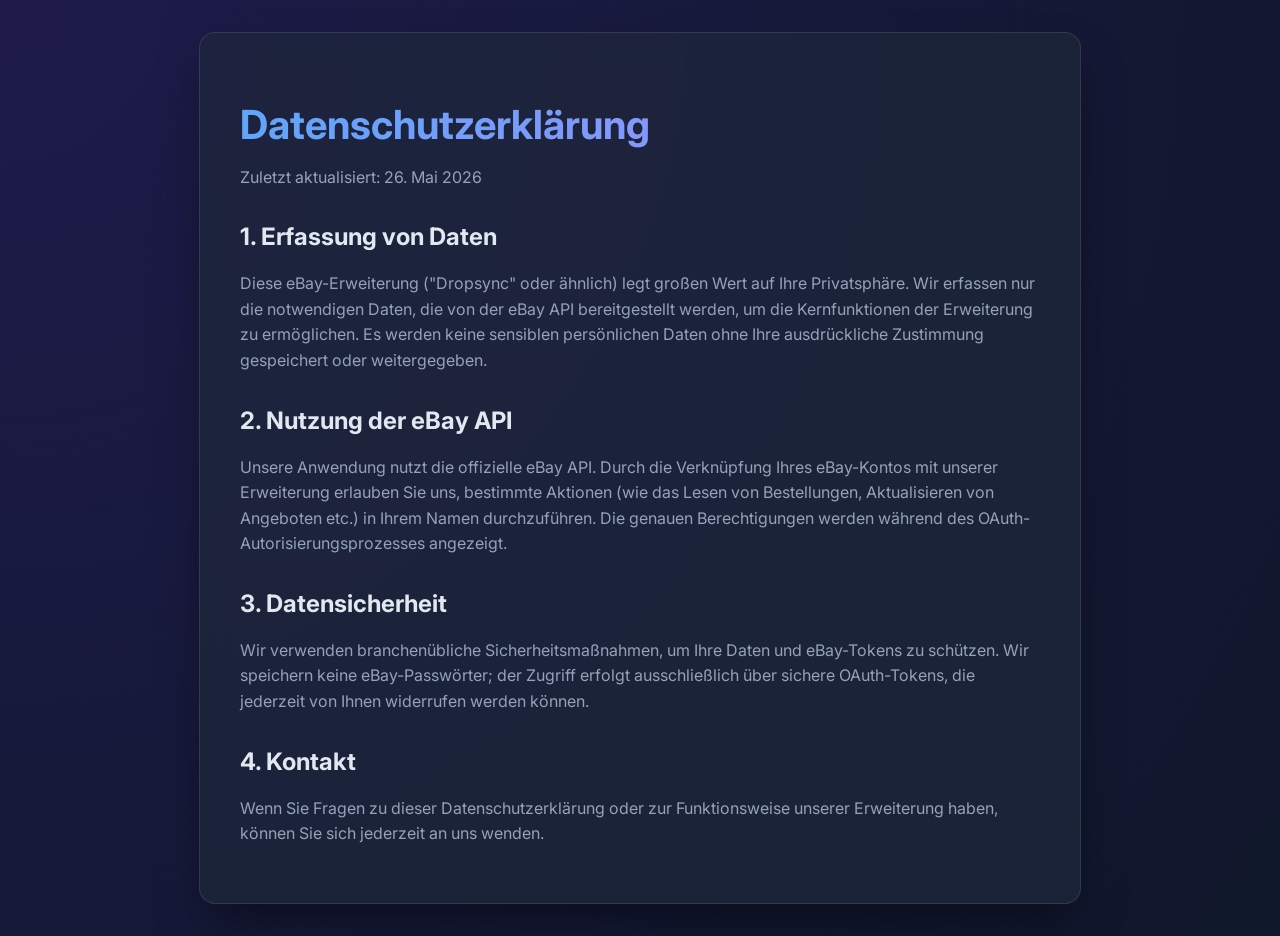
<file: index.html>
<!DOCTYPE html>
<html lang="de">
<head>
    <meta charset="UTF-8">
    <meta name="viewport" content="width=device-width, initial-scale=1.0">
    <title>Privacy Policy - eBay Extension</title>
    <link href="https://fonts.googleapis.com/css2?family=Inter:wght@400;600;700&display=swap" rel="stylesheet">
    <link rel="stylesheet" href="style.css">
</head>
<body>
    <div class="container">
        <h1>Datenschutzerklärung</h1>
        <p>Zuletzt aktualisiert: 26. Mai 2026</p>
        
        <h2>1. Erfassung von Daten</h2>
        <p>Diese eBay-Erweiterung ("Dropsync" oder ähnlich) legt großen Wert auf Ihre Privatsphäre. Wir erfassen nur die notwendigen Daten, die von der eBay API bereitgestellt werden, um die Kernfunktionen der Erweiterung zu ermöglichen. Es werden keine sensiblen persönlichen Daten ohne Ihre ausdrückliche Zustimmung gespeichert oder weitergegeben.</p>

        <h2>2. Nutzung der eBay API</h2>
        <p>Unsere Anwendung nutzt die offizielle eBay API. Durch die Verknüpfung Ihres eBay-Kontos mit unserer Erweiterung erlauben Sie uns, bestimmte Aktionen (wie das Lesen von Bestellungen, Aktualisieren von Angeboten etc.) in Ihrem Namen durchzuführen. Die genauen Berechtigungen werden während des OAuth-Autorisierungsprozesses angezeigt.</p>

        <h2>3. Datensicherheit</h2>
        <p>Wir verwenden branchenübliche Sicherheitsmaßnahmen, um Ihre Daten und eBay-Tokens zu schützen. Wir speichern keine eBay-Passwörter; der Zugriff erfolgt ausschließlich über sichere OAuth-Tokens, die jederzeit von Ihnen widerrufen werden können.</p>

        <h2>4. Kontakt</h2>
        <p>Wenn Sie Fragen zu dieser Datenschutzerklärung oder zur Funktionsweise unserer Erweiterung haben, können Sie sich jederzeit an uns wenden.</p>
    </div>
</body>
</html>
</file>
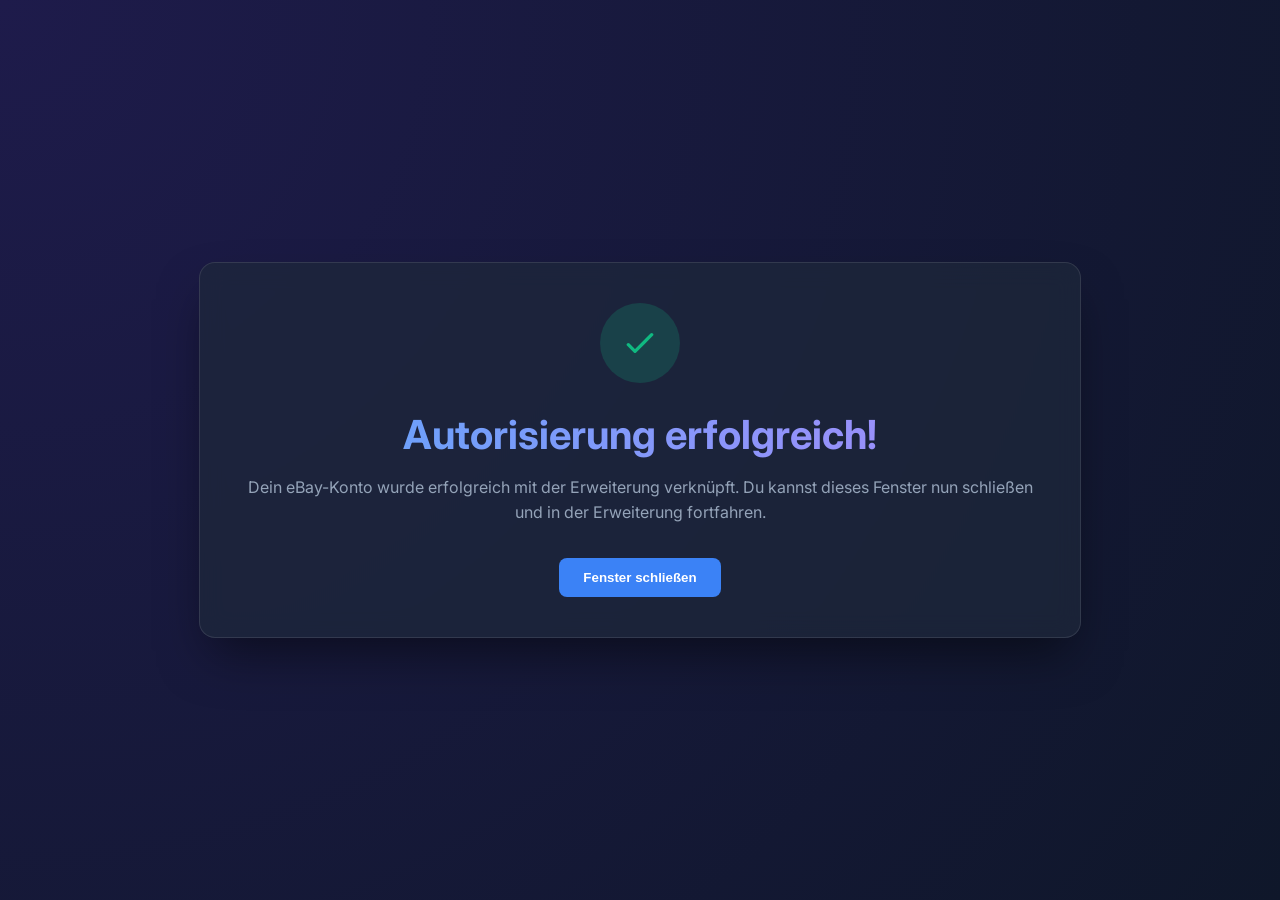
<file: auth-accepted.html>
<!DOCTYPE html>
<html lang="de">
<head>
    <meta charset="UTF-8">
    <meta name="viewport" content="width=device-width, initial-scale=1.0">
    <title>Erfolgreich verknüpft - eBay Extension</title>
    <link href="https://fonts.googleapis.com/css2?family=Inter:wght@400;600;700&display=swap" rel="stylesheet">
    <link rel="stylesheet" href="style.css">
</head>
<body>
    <div class="container center-text">
        <div class="icon-wrapper icon-success">
            <svg xmlns="http://www.w3.org/2000/svg" fill="none" viewBox="0 0 24 24" stroke="currentColor">
                <path stroke-linecap="round" stroke-linejoin="round" stroke-width="2" d="M5 13l4 4L19 7" />
            </svg>
        </div>
        <h1>Autorisierung erfolgreich!</h1>
        <p>Dein eBay-Konto wurde erfolgreich mit der Erweiterung verknüpft. Du kannst dieses Fenster nun schließen und in der Erweiterung fortfahren.</p>
        <button class="btn" onclick="window.close()">Fenster schließen</button>
    </div>
</body>
</html>
</file>
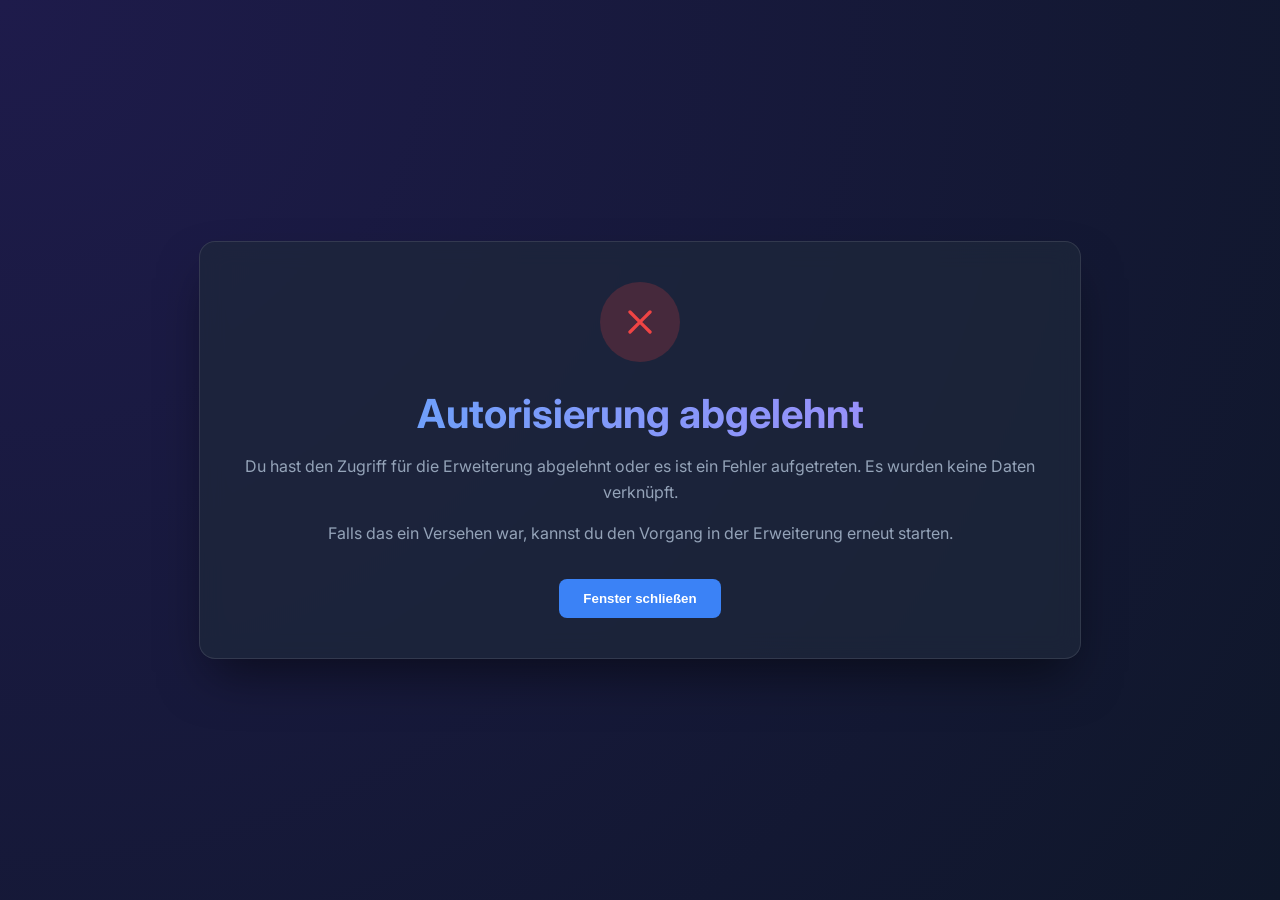
<file: auth-declined.html>
<!DOCTYPE html>
<html lang="de">
<head>
    <meta charset="UTF-8">
    <meta name="viewport" content="width=device-width, initial-scale=1.0">
    <title>Autorisierung abgelehnt - eBay Extension</title>
    <link href="https://fonts.googleapis.com/css2?family=Inter:wght@400;600;700&display=swap" rel="stylesheet">
    <link rel="stylesheet" href="style.css">
</head>
<body>
    <div class="container center-text">
        <div class="icon-wrapper icon-error">
            <svg xmlns="http://www.w3.org/2000/svg" fill="none" viewBox="0 0 24 24" stroke="currentColor">
                <path stroke-linecap="round" stroke-linejoin="round" stroke-width="2" d="M6 18L18 6M6 6l12 12" />
            </svg>
        </div>
        <h1>Autorisierung abgelehnt</h1>
        <p>Du hast den Zugriff für die Erweiterung abgelehnt oder es ist ein Fehler aufgetreten. Es wurden keine Daten verknüpft.</p>
        <p>Falls das ein Versehen war, kannst du den Vorgang in der Erweiterung erneut starten.</p>
        <button class="btn" onclick="window.close()">Fenster schließen</button>
    </div>
</body>
</html>
</file>
<file: style.css>
:root {
  --bg-color: #0f172a;
  --card-bg: rgba(30, 41, 59, 0.7);
  --text-main: #f8fafc;
  --text-muted: #94a3b8;
  --accent: #3b82f6;
  --accent-hover: #2563eb;
  --success: #10b981;
  --error: #ef4444;
}

body {
  margin: 0;
  padding: 0;
  font-family: 'Inter', system-ui, -apple-system, sans-serif;
  background: radial-gradient(circle at top left, #1e1b4b, #0f172a);
  color: var(--text-main);
  min-height: 100vh;
  display: flex;
  flex-direction: column;
  align-items: center;
  justify-content: center;
}

.container {
  max-width: 800px;
  width: 90%;
  margin: 2rem auto;
  background: var(--card-bg);
  backdrop-filter: blur(12px);
  -webkit-backdrop-filter: blur(12px);
  border: 1px solid rgba(255, 255, 255, 0.1);
  border-radius: 16px;
  padding: 2.5rem;
  box-shadow: 0 25px 50px -12px rgba(0, 0, 0, 0.5);
  animation: slideUp 0.6s ease-out;
}

.center-text {
  text-align: center;
}

@keyframes slideUp {
  from { opacity: 0; transform: translateY(20px); }
  to { opacity: 1; transform: translateY(0); }
}

h1 {
  font-size: 2.5rem;
  margin-bottom: 1rem;
  background: linear-gradient(to right, #60a5fa, #a78bfa);
  -webkit-background-clip: text;
  -webkit-text-fill-color: transparent;
  background-clip: text;
  color: transparent;
}

h2 {
  font-size: 1.5rem;
  margin-top: 2rem;
  color: #e2e8f0;
}

p, li {
  color: var(--text-muted);
  line-height: 1.6;
  margin-bottom: 1rem;
}

.btn {
  display: inline-block;
  padding: 0.75rem 1.5rem;
  background-color: var(--accent);
  color: white;
  text-decoration: none;
  border-radius: 8px;
  font-weight: 600;
  transition: all 0.3s ease;
  border: none;
  cursor: pointer;
  margin-top: 1rem;
}

.btn:hover {
  background-color: var(--accent-hover);
  transform: translateY(-2px);
  box-shadow: 0 10px 15px -3px rgba(59, 130, 246, 0.4);
}

.icon-wrapper {
  width: 80px;
  height: 80px;
  border-radius: 50%;
  display: flex;
  align-items: center;
  justify-content: center;
  margin: 0 auto 1.5rem auto;
}

.icon-success {
  background-color: rgba(16, 185, 129, 0.2);
  color: var(--success);
}

.icon-error {
  background-color: rgba(239, 68, 68, 0.2);
  color: var(--error);
}

.icon-wrapper svg {
  width: 40px;
  height: 40px;
}
</file>
